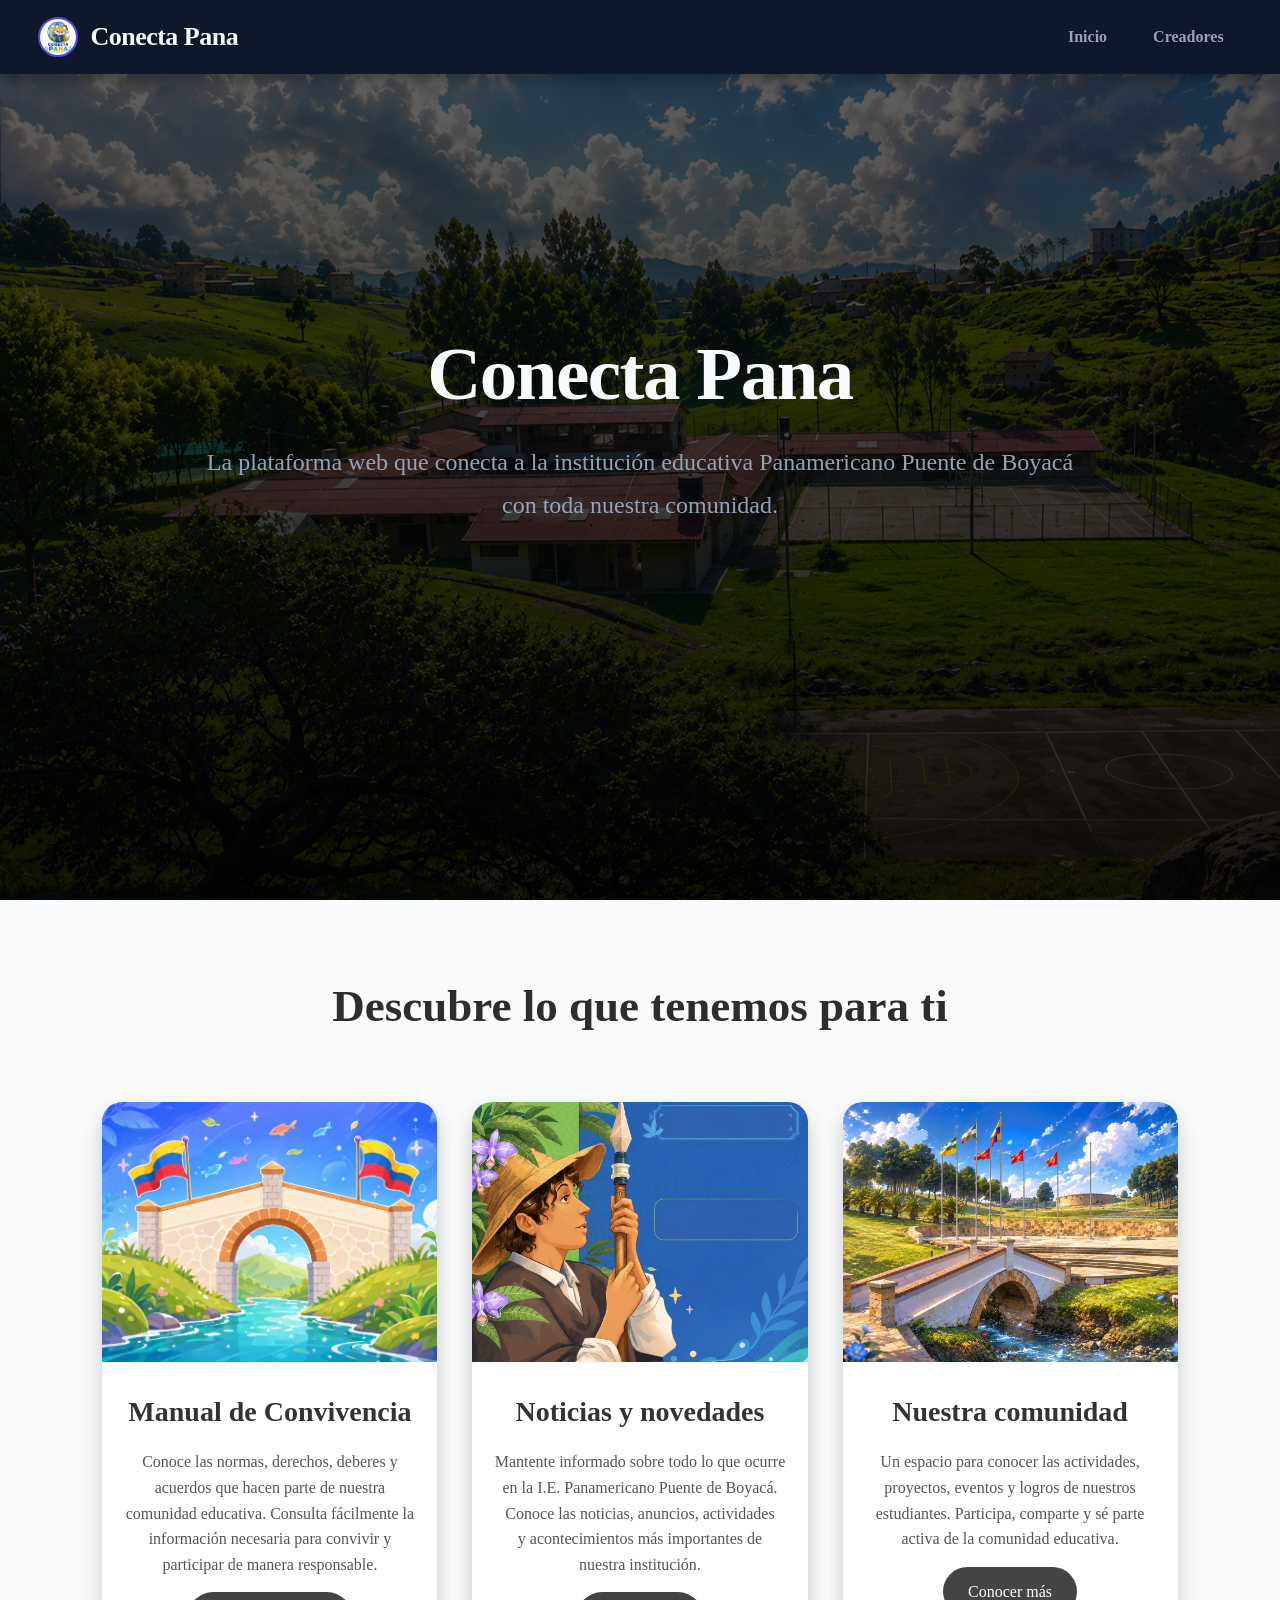
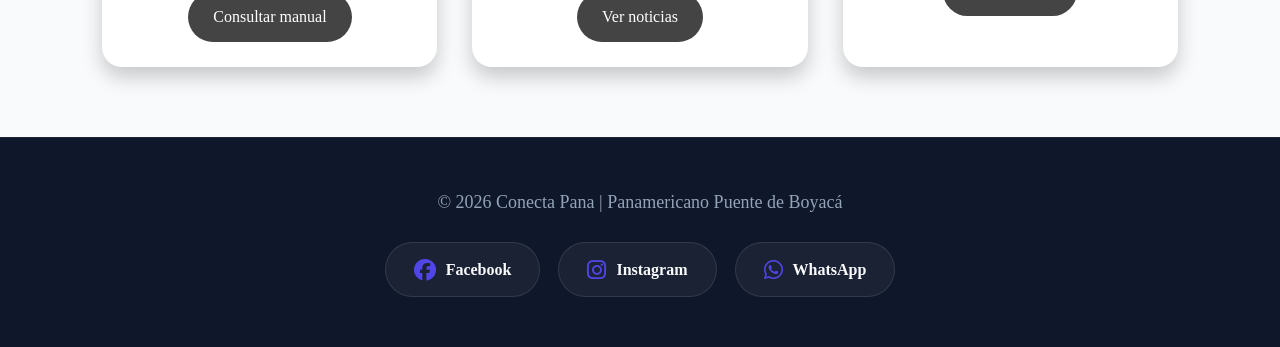
<file: index.html>
<!DOCTYPE html>
<html lang="es">

<head>
    <!-- Configuración de caracteres para soportar tildes y la letra 'ñ' -->
    <meta charset="UTF-8">

    <!-- Hace que la página sea "responsive" (se adapte a pantallas de celulares) -->
    <meta name="viewport" content="width=device-width, initial-scale=1.0">

    <!-- El título que aparece en la pestaña del navegador -->
    <title>Conecta Pana - Panamericano Puente de Boyacá</title>

    <!-- FUENTES DE GOOGLE FONTS -->
    <link rel="preconnect" href="https://fonts.googleapis.com">
    <link rel="preconnect" href="https://fonts.gstatic.com" crossorigin>
    <link href="https://fonts.googleapis.com/css2?family=Outfit:wght@400;500;600;700;800;900&family=Plus+Jakarta+Sans:wght@300;400;500;600;700;800&family=Poppins:ital,wght@0,300;0,400;0,500;0,600;0,700;0,800;1,400&family=Space+Grotesk:wght@500;600;700&display=swap" rel="stylesheet">

    <link rel="stylesheet" href="estilo25.css">

    <!-- ICONOS -->
    <link rel="stylesheet"
          href="https://cdnjs.cloudflare.com/ajax/libs/font-awesome/6.5.1/css/all.min.css">

</head>


<body>

<!-- =========================================
     1. ENCABEZADO (HEADER)
     Esta sección contiene el logotipo y el menú
     de navegación para ir a otras páginas.
========================================= -->

<header>

    <div class="logo">
        <img src="img/icono.jpg" alt="Conecta Pana">
        <span>Conecta Pana</span>
    </div>


    <nav>
        <a href="index.html">
            Inicio
        </a>

        <a href="creadores.html">
            Creadores
        </a>

    </nav>

</header>



<!-- =========================================
     2. SECCIÓN PRINCIPAL (HERO)
     Es la primera vista de la página web.
     Suele tener un título grande y un mensaje de impacto.
========================================= -->

<section class="hero">

    <div class="contenido-hero">

        <h1>
            Conecta Pana
        </h1>

        <p>
            La plataforma web que conecta a la institución educativa Panamericano Puente de Boyacá con toda nuestra comunidad.
        </p>

    </div>

</section>


<!-- =========================================
     PRODUCTOS DESTACADOS
========================================= -->

<section class="productos">

    <h2>
        Descubre lo que tenemos para ti 
    </h2>


    <div class="contenedor-productos">


        <!-- PRODUCTO 1 -->

        <div class="card">

            <img src="img/manual.jpg"
                 alt="yogurt Natural">


            <h3>
                Manual de Convivencia
            </h3>


            <p>
                Conoce las normas, derechos, deberes y acuerdos que hacen parte de nuestra comunidad educativa. Consulta fácilmente la información necesaria para convivir y participar de manera responsable.
            </p>


           


            <a href="https://conectapana26.github.io/index.html#accesos"
               class="btn-card">

                Consultar manual

            </a>

        </div>



        <!-- PRODUCTO 2 -->

        <div class="card">

            <img src="img/noticias.jpg"
                 alt="Queso">


            <h3>
                Noticias y novedades
            </h3>


            <p>
               Mantente informado sobre todo lo que ocurre en la I.E. Panamericano Puente de Boyacá. Conoce las noticias, anuncios, actividades y acontecimientos más importantes de nuestra institución.
            </p>



            <a href="https://conectapana26.github.io/#noticias"
               class="btn-card">

                Ver noticias

            </a>

        </div>



        <!-- PRODUCTO 3 -->

        <div class="card">

            <img src="img/nuestra.jpg"
                 alt=" Arequipe ">


            <h3>
                Nuestra comunidad
            </h3>


            <p>
            Un espacio para conocer las actividades, proyectos, eventos y logros de nuestros estudiantes. Participa, comparte y sé parte activa de la comunidad educativa.
                
            </p>


           


            <a href="https://conectapana26.github.io/index.html#comunidad"
               class="btn-card">

                Conocer más

            </a>

        </div>


    </div>

</section>




<!-- =========================================
     4. PIE DE PÁGINA (FOOTER)
     Ubicado al final de la página. Contiene
     derechos de autor y enlaces a redes sociales.
========================================= -->

<footer>

    <p>
        © 2026 Conecta Pana |
        Panamericano Puente de Boyacá
    </p>


    <div class="redes">

        <a href="https://www.facebook.com/share/1NgxejmwJp/" target="_blank" aria-label="Facebook">
            <i class="fab fa-facebook"></i> Facebook
        </a>

        <a href="https://www.instagram.com/conectapana?igsh=YWF6MXB4YnZzZ2s3" target="_blank" aria-label="Instagram">
            <i class="fab fa-instagram"></i> Instagram
        </a>

        <a href="https://wa.me/qr/GBB5B2DM4W4XM1" target="_blank" aria-label="WhatsApp">
            <i class="fab fa-whatsapp"></i> WhatsApp
        </a>

    </div>

</footer>


</body>

</html>
</file>
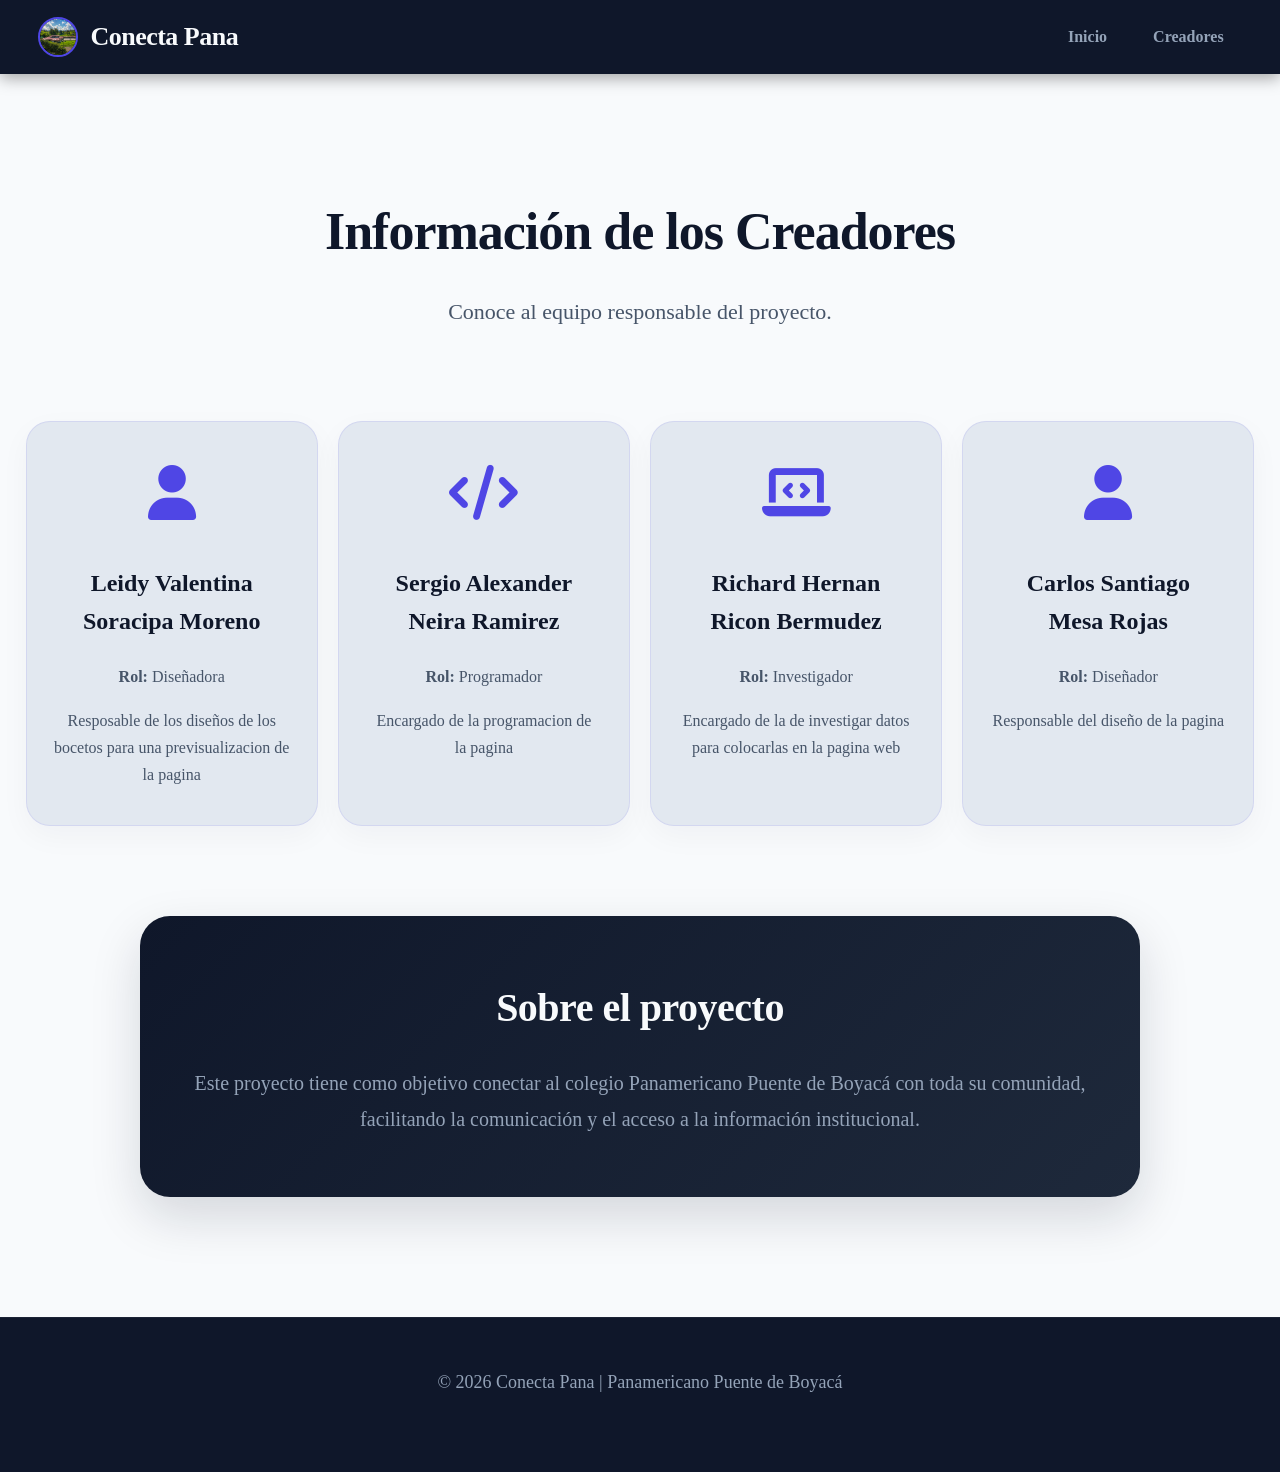
<file: creadores.html>
<!DOCTYPE html>
<html lang="es">

<head>

    <meta charset="UTF-8">

    <meta name="viewport"
          content="width=device-width, initial-scale=1.0">

    <title>
        Creadores | Conecta Pana
    </title>

    <!-- FUENTES DE GOOGLE FONTS -->
    <link rel="preconnect" href="https://fonts.googleapis.com">
    <link rel="preconnect" href="https://fonts.gstatic.com" crossorigin>
    <link href="https://fonts.googleapis.com/css2?family=Outfit:wght@400;500;600;700;800;900&family=Plus+Jakarta+Sans:wght@300;400;500;600;700;800&family=Poppins:ital,wght@0,300;0,400;0,500;0,600;0,700;0,800;1,400&family=Space+Grotesk:wght@500;600;700&display=swap" rel="stylesheet">

    <link rel="stylesheet"
          href="estilo25.css">

    <link rel="stylesheet"
          href="https://cdnjs.cloudflare.com/ajax/libs/font-awesome/6.5.1/css/all.min.css">

</head>


<body>


<!-- HEADER -->

<header>

    <div class="logo">
        <img src="img/portada.png" alt="Conecta Pana">
        <span>Conecta Pana</span>
    </div>


    <nav>
        <a href="index.html">
            Inicio
        </a>

        <a href="creadores.html">
            Creadores
        </a>

    </nav>

</header>



<main class="pagina">


    <!-- TITULO -->

    <section class="encabezado-pagina">

        <h1>
            Información de los Creadores
        </h1>

        <p>
            Conoce al equipo responsable
            del proyecto.
        </p>

    </section>



    <!-- CREADORES -->

    <section class="creadores">


        <!-- ESTUDIANTE 1 -->

        <div class="creador">


            <div class="icono-creador">

                <i class="fas fa-user"></i>

            </div>


            <h2>
                Leidy Valentina Soracipa Moreno
            </h2>


            <p>

                <strong>
                    Rol:
                </strong>

                Diseñadora

            </p>


            <p>

                Resposable de los diseños de los bocetos para una previsualizacion de la pagina 

            </p>


        </div>



        <!-- ESTUDIANTE 2 -->

        <div class="creador">


            <div class="icono-creador">

                <i class="fas fa-code"></i>

            </div>


            <h2>
                Sergio Alexander Neira Ramirez
            </h2>


            <p>

                <strong>
                    Rol:
                </strong>

                Programador 

            </p>


            <p>

                Encargado de la programacion de la pagina 

            </p>


        </div>



        <!-- ESTUDIANTE 3 -->

        <div class="creador">


            <div class="icono-creador">

                <i class="fas fa-laptop-code"></i>

            </div>


            <h2>
                Richard Hernan Ricon Bermudez
            </h2>


            <p>

                <strong>
                    Rol:
                </strong>

                Investigador

            </p>


            <p>

                Encargado de la de investigar datos para colocarlas en la pagina web 

            </p>


        </div>
        
        <!-- ESTUDIANTE 4 -->

        <div class="creador">


            <div class="icono-creador">

                <i class="fas fa-user"></i>

            </div>


            <h2>
                Carlos Santiago Mesa Rojas 
            </h2>


            <p>

                <strong>
                    Rol:
                </strong>

                Diseñador 

            </p>


            <p>

                Responsable del diseño de la pagina 

            </p>


        </div>


    </section>



    <!-- INFORMACION -->

    <section class="proyecto-info">


        <h2>
            Sobre el proyecto
        </h2>


        <p>

            Este proyecto tiene como objetivo
            conectar al colegio Panamericano Puente de Boyacá
            con toda su comunidad, facilitando la comunicación
            y el acceso a la información institucional.
        </p>


    </section>


</main>



<!-- FOOTER -->

<footer>

    <p>
        © 2026 Conecta Pana |
        Panamericano Puente de Boyacá
    </p>

</footer>


</body>

</html>
</file>
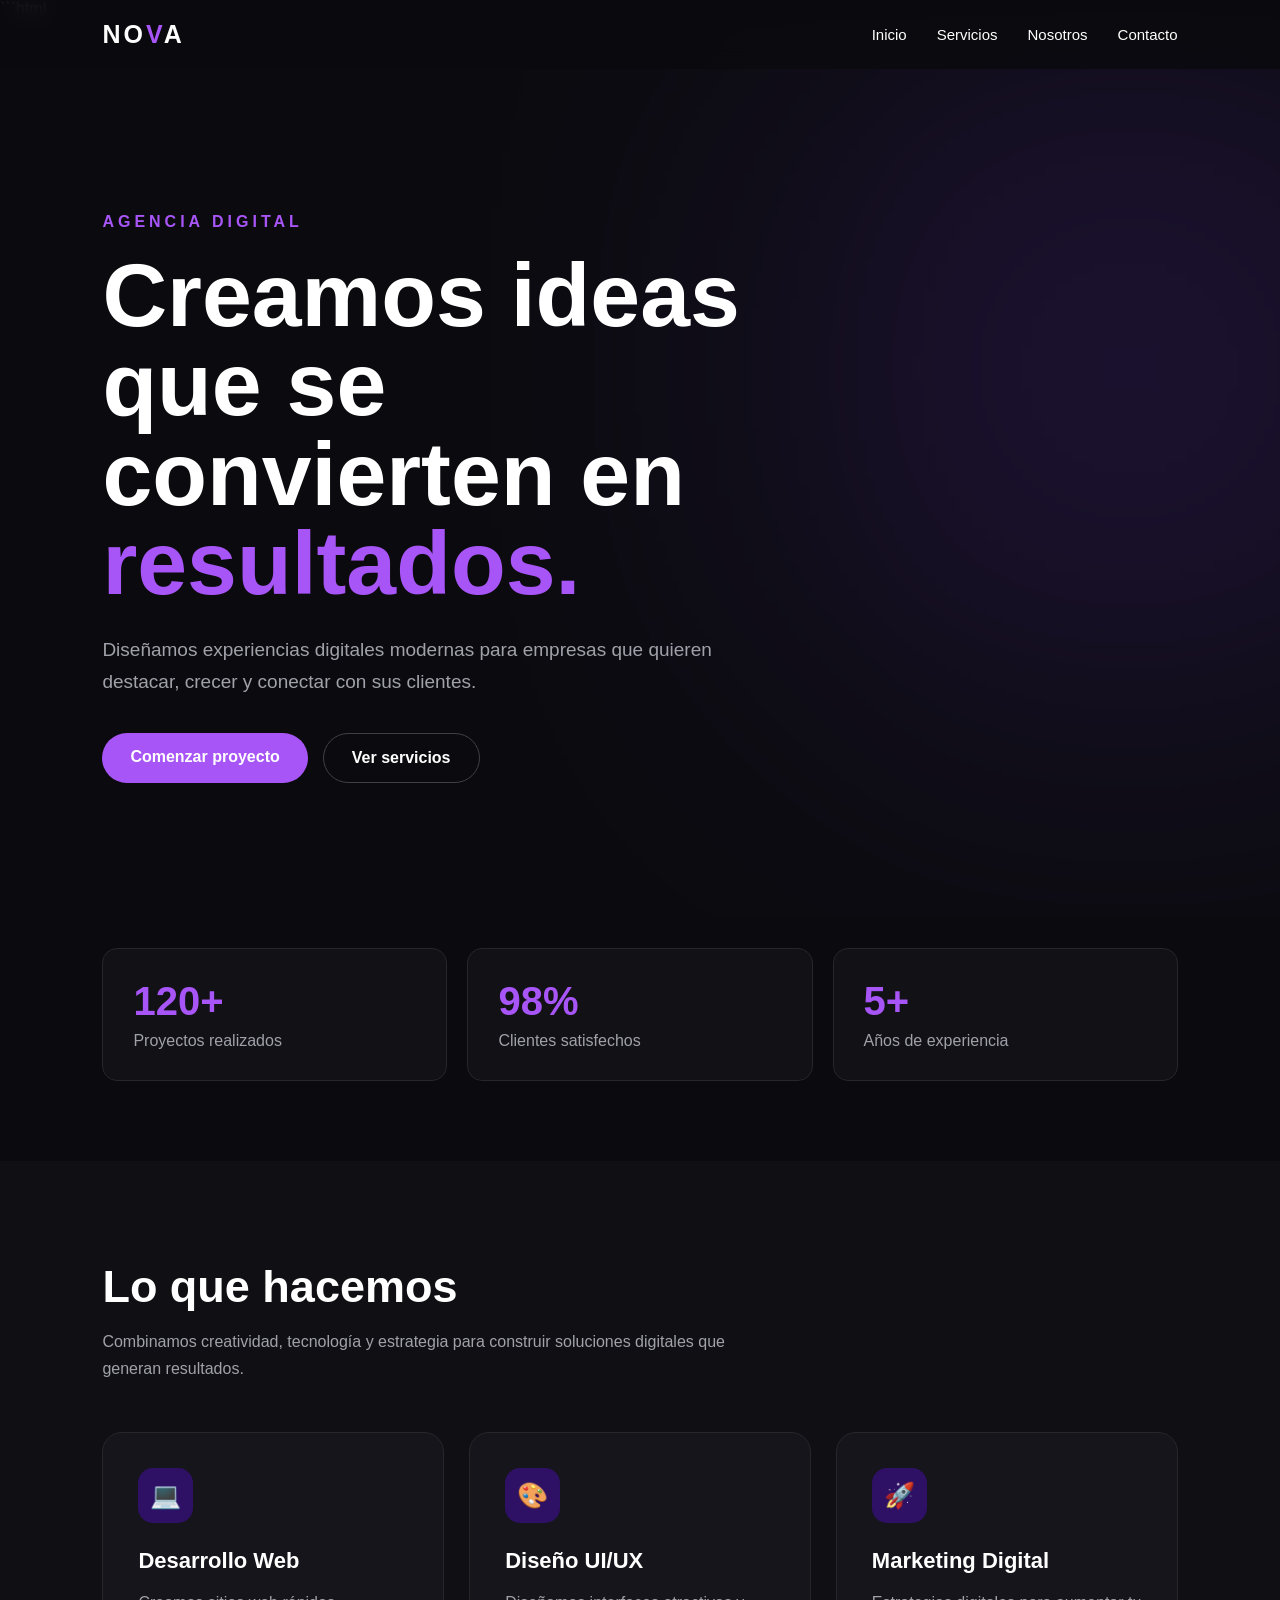
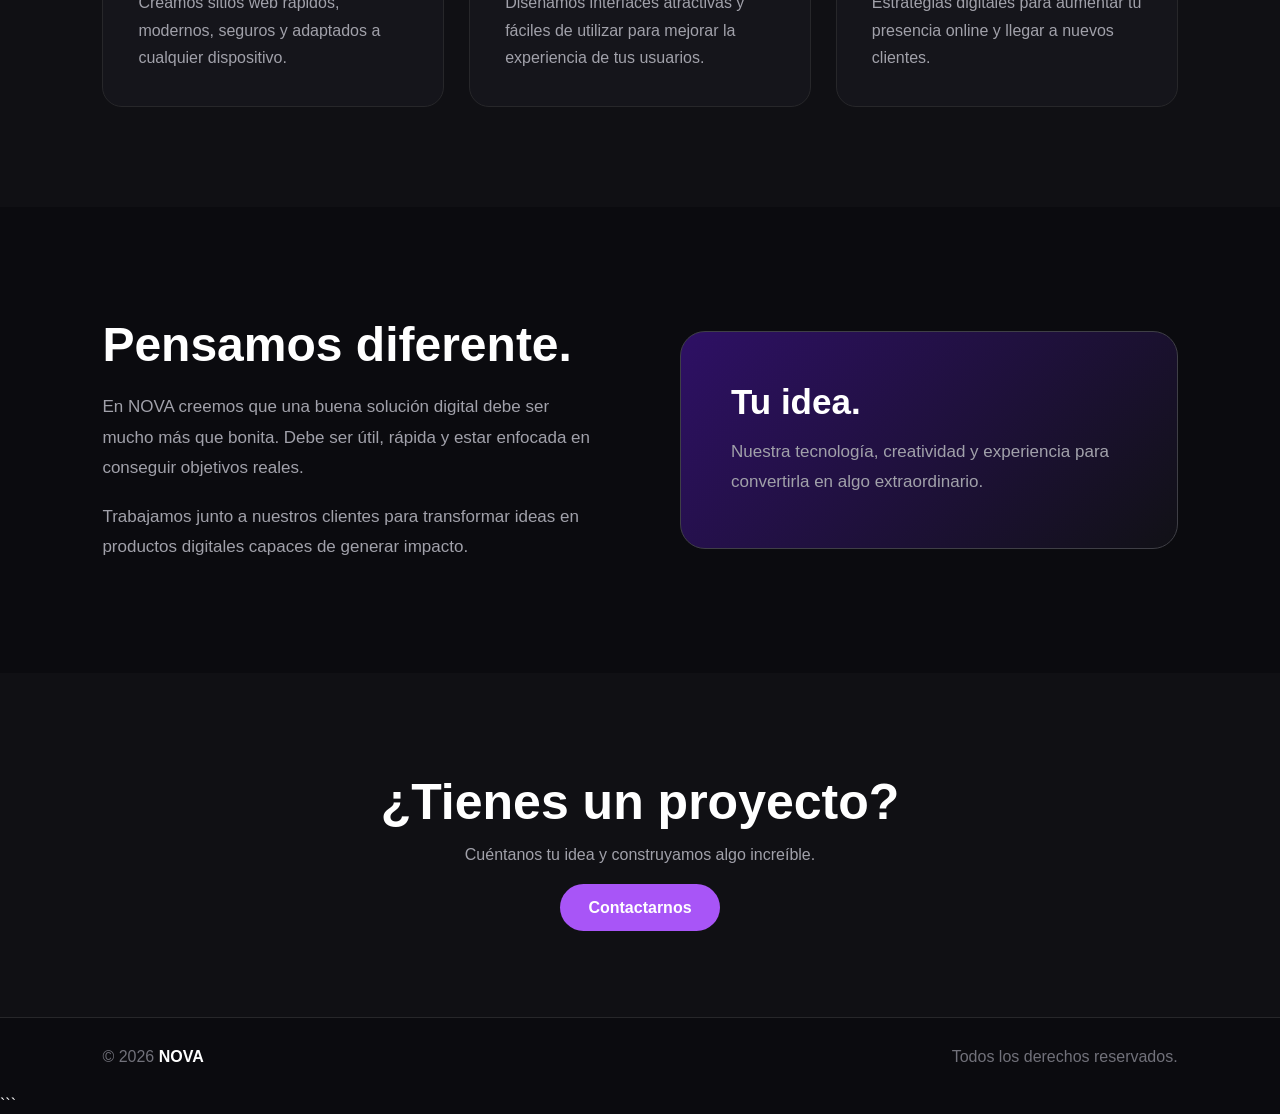
<file: Manual de Convivencia.html>
```html
<!DOCTYPE html>
<html lang="es">
<head>
    <meta charset="UTF-8">
    <meta name="viewport" content="width=device-width, initial-scale=1.0">

    <title>NOVA - Soluciones Digitales</title>

    <style>
        * {
            margin: 0;
            padding: 0;
            box-sizing: border-box;
        }

        body {
            font-family: Arial, Helvetica, sans-serif;
            background: #0b0b0f;
            color: #ffffff;
        }

        html {
            scroll-behavior: smooth;
        }

        /* NAVBAR */

        nav {
            position: fixed;
            top: 0;
            width: 100%;
            padding: 20px 8%;
            display: flex;
            justify-content: space-between;
            align-items: center;
            background: rgba(11, 11, 15, 0.9);
            backdrop-filter: blur(10px);
            z-index: 1000;
        }

        .logo {
            font-size: 25px;
            font-weight: bold;
            letter-spacing: 3px;
        }

        .logo span {
            color: #a855f7;
        }

        nav ul {
            display: flex;
            list-style: none;
            gap: 30px;
        }

        nav ul li a {
            color: #ffffff;
            text-decoration: none;
            font-size: 15px;
            transition: 0.3s;
        }

        nav ul li a:hover {
            color: #a855f7;
        }

        /* HERO */

        .hero {
            min-height: 100vh;
            display: flex;
            align-items: center;
            padding: 120px 8% 60px;
            position: relative;
            overflow: hidden;
        }

        .hero::before {
            content: "";
            position: absolute;
            width: 500px;
            height: 500px;
            background: #7c3aed;
            filter: blur(180px);
            opacity: 0.25;
            right: -100px;
            top: 100px;
        }

        .hero-content {
            max-width: 750px;
            position: relative;
            z-index: 2;
        }

        .small-title {
            color: #a855f7;
            font-weight: bold;
            letter-spacing: 4px;
            margin-bottom: 20px;
        }

        .hero h1 {
            font-size: clamp(45px, 7vw, 90px);
            line-height: 1;
            margin-bottom: 25px;
        }

        .hero h1 span {
            color: #a855f7;
        }

        .hero p {
            color: #a1a1aa;
            font-size: 19px;
            line-height: 1.7;
            max-width: 650px;
            margin-bottom: 35px;
        }

        .buttons {
            display: flex;
            gap: 15px;
            flex-wrap: wrap;
        }

        .btn {
            padding: 15px 28px;
            border-radius: 50px;
            text-decoration: none;
            font-weight: bold;
            transition: 0.3s;
        }

        .primary {
            background: #a855f7;
            color: white;
        }

        .primary:hover {
            transform: translateY(-4px);
            box-shadow: 0 10px 30px rgba(168, 85, 247, 0.4);
        }

        .secondary {
            border: 1px solid #3f3f46;
            color: white;
        }

        .secondary:hover {
            border-color: #a855f7;
        }

        /* ESTADÍSTICAS */

        .stats {
            display: grid;
            grid-template-columns: repeat(3, 1fr);
            gap: 20px;
            padding: 30px 8% 80px;
        }

        .stat {
            padding: 30px;
            border: 1px solid #27272a;
            border-radius: 15px;
            background: #111116;
        }

        .stat h2 {
            font-size: 40px;
            color: #a855f7;
            margin-bottom: 8px;
        }

        .stat p {
            color: #a1a1aa;
        }

        /* SERVICIOS */

        .services {
            padding: 100px 8%;
            background: #101014;
        }

        .section-header {
            max-width: 650px;
            margin-bottom: 50px;
        }

        .section-header h2 {
            font-size: 45px;
            margin-bottom: 15px;
        }

        .section-header p {
            color: #a1a1aa;
            line-height: 1.7;
        }

        .service-grid {
            display: grid;
            grid-template-columns: repeat(3, 1fr);
            gap: 25px;
        }

        .service {
            padding: 35px;
            background: #15151b;
            border: 1px solid #27272a;
            border-radius: 20px;
            transition: 0.3s;
        }

        .service:hover {
            transform: translateY(-8px);
            border-color: #a855f7;
        }

        .service-icon {
            width: 55px;
            height: 55px;
            display: flex;
            align-items: center;
            justify-content: center;
            border-radius: 15px;
            background: #2e1065;
            font-size: 25px;
            margin-bottom: 25px;
        }

        .service h3 {
            font-size: 22px;
            margin-bottom: 15px;
        }

        .service p {
            color: #a1a1aa;
            line-height: 1.7;
        }

        /* SOBRE NOSOTROS */

        .about {
            padding: 110px 8%;
            display: grid;
            grid-template-columns: 1fr 1fr;
            gap: 80px;
            align-items: center;
        }

        .about h2 {
            font-size: 48px;
            margin-bottom: 20px;
        }

        .about p {
            color: #a1a1aa;
            line-height: 1.8;
            font-size: 17px;
        }

        .about-box {
            padding: 50px;
            border-radius: 25px;
            background: linear-gradient(
                135deg,
                #2e1065,
                #111116
            );
            border: 1px solid #3f3f46;
        }

        .about-box h3 {
            font-size: 35px;
            margin-bottom: 15px;
        }

        /* CONTACTO */

        .contact {
            padding: 100px 8%;
            background: #101014;
            text-align: center;
        }

        .contact h2 {
            font-size: 50px;
            margin-bottom: 15px;
        }

        .contact p {
            color: #a1a1aa;
            margin-bottom: 35px;
        }

        /* FOOTER */

        footer {
            padding: 30px 8%;
            display: flex;
            justify-content: space-between;
            align-items: center;
            border-top: 1px solid #27272a;
            color: #71717a;
        }

        footer strong {
            color: white;
        }

        /* RESPONSIVE */

        @media (max-width: 800px) {

            nav {
                padding: 18px 5%;
            }

            nav ul {
                gap: 12px;
            }

            nav ul li a {
                font-size: 12px;
            }

            .hero {
                padding-left: 5%;
                padding-right: 5%;
            }

            .stats,
            .service-grid,
            .about {
                grid-template-columns: 1fr;
            }

            .stats {
                padding-left: 5%;
                padding-right: 5%;
            }

            .services,
            .about,
            .contact {
                padding-left: 5%;
                padding-right: 5%;
            }

            .about {
                gap: 40px;
            }

            footer {
                flex-direction: column;
                gap: 10px;
            }
        }
    </style>
</head>

<body>

    <!-- NAVEGACIÓN -->

    <nav>
        <div class="logo">
            NO<span>V</span>A
        </div>

        <ul>
            <li><a href="#inicio">Inicio</a></li>
            <li><a href="#servicios">Servicios</a></li>
            <li><a href="#nosotros">Nosotros</a></li>
            <li><a href="#contacto">Contacto</a></li>
        </ul>
    </nav>


    <!-- HERO -->

    <section class="hero" id="inicio">

        <div class="hero-content">

            <div class="small-title">
                AGENCIA DIGITAL
            </div>

            <h1>
                Creamos ideas que se convierten en
                <span>resultados.</span>
            </h1>

            <p>
                Diseñamos experiencias digitales modernas para
                empresas que quieren destacar, crecer y conectar
                con sus clientes.
            </p>

            <div class="buttons">
                <a href="#contacto" class="btn primary">
                    Comenzar proyecto
                </a>

                <a href="#servicios" class="btn secondary">
                    Ver servicios
                </a>
            </div>

        </div>

    </section>


    <!-- ESTADÍSTICAS -->

    <section class="stats">

        <div class="stat">
            <h2>120+</h2>
            <p>Proyectos realizados</p>
        </div>

        <div class="stat">
            <h2>98%</h2>
            <p>Clientes satisfechos</p>
        </div>

        <div class="stat">
            <h2>5+</h2>
            <p>Años de experiencia</p>
        </div>

    </section>


    <!-- SERVICIOS -->

    <section class="services" id="servicios">

        <div class="section-header">

            <h2>Lo que hacemos</h2>

            <p>
                Combinamos creatividad, tecnología y estrategia
                para construir soluciones digitales que generan
                resultados.
            </p>

        </div>


        <div class="service-grid">

            <div class="service">

                <div class="service-icon">
                    💻
                </div>

                <h3>Desarrollo Web</h3>

                <p>
                    Creamos sitios web rápidos, modernos,
                    seguros y adaptados a cualquier dispositivo.
                </p>

            </div>


            <div class="service">

                <div class="service-icon">
                    🎨
                </div>

                <h3>Diseño UI/UX</h3>

                <p>
                    Diseñamos interfaces atractivas y fáciles
                    de utilizar para mejorar la experiencia
                    de tus usuarios.
                </p>

            </div>


            <div class="service">

                <div class="service-icon">
                    🚀
                </div>

                <h3>Marketing Digital</h3>

                <p>
                    Estrategias digitales para aumentar tu
                    presencia online y llegar a nuevos clientes.
                </p>

            </div>

        </div>

    </section>


    <!-- NOSOTROS -->

    <section class="about" id="nosotros">

        <div>

            <h2>
                Pensamos diferente.
            </h2>

            <p>
                En NOVA creemos que una buena solución digital
                debe ser mucho más que bonita. Debe ser útil,
                rápida y estar enfocada en conseguir objetivos
                reales.
            </p>

            <br>

            <p>
                Trabajamos junto a nuestros clientes para
                transformar ideas en productos digitales
                capaces de generar impacto.
            </p>

        </div>


        <div class="about-box">

            <h3>Tu idea.</h3>

            <p>
                Nuestra tecnología, creatividad y experiencia
                para convertirla en algo extraordinario.
            </p>

        </div>

    </section>


    <!-- CONTACTO -->

    <section class="contact" id="contacto">

        <h2>
            ¿Tienes un proyecto?
        </h2>

        <p>
            Cuéntanos tu idea y construyamos algo increíble.
        </p>

        <a href="mailto:hola@nova.com" class="btn primary">
            Contactarnos
        </a>

    </section>


    <!-- FOOTER -->

    <footer>

        <div>
            © 2026 <strong>NOVA</strong>
        </div>

        <div>
            Todos los derechos reservados.
        </div>

    </footer>

</body>
</html>
```
</file>
<file: estilo25.css>
@import url('https://fonts.googleapis.com/css2?family=Outfit:wght@400;500;600;700;800;900&family=Plus+Jakarta+Sans:wght@300;400;500;600;700;800&family=Poppins:ital,wght@0,300;0,400;0,500;0,600;0,700;0,800;1,400&family=Space+Grotesk:wght@500;600;700&display=swap');

*{
    margin:0;
    padding:0;
    box-sizing:border-box;
    font-family: 'TeXGyreSchola', serif;
}

h1, h2, h3, h4, h5, h6, .logo, .btn, th {
    font-family: 'TeXGyreSchola', serif;
}

body{
    background:#F8FAFC;
    color:#334155;
    -webkit-font-smoothing: antialiased;
    -moz-osx-font-smoothing: grayscale;
    text-rendering: optimizeLegibility;
    line-height: 1.6;
}

h1, h2, h3, h4, h5, h6 {
    text-wrap: balance;
    color: #0F172A;
}
p {
    text-wrap: pretty;
}

/* =========================================
   HEADER
========================================= */

header{
    width:100%;
    background:#0F172A;
    padding:16px 3%;
    display:flex;
    justify-content:space-between;
    align-items:center;
    position:fixed;
    top:0;
    z-index:1000;
    box-shadow:0 4px 15px rgba(0,0,0,.35);
}

.logo{
    display:flex;
    align-items:center;
    gap:12px;
    color:#F8FAFC;
    font-size:26px;
    font-weight:800;
    letter-spacing:-0.5px;
    text-decoration:none;
}

.logo img{
    width:40px;
    height:40px;
    border-radius:50%;
    object-fit:cover;
    border:2px solid #4F46E5;
}

.logo span{
    color:#F8FAFC;
    font-weight:800;
    display:inline-block;
    transition:color 0.4s ease;
}

.logo:hover span{
    color:#4F46E5;
}

nav{
    display:flex;
    align-items:center;
    gap:10px;
}

nav a{
    color:#94A3B8;
    text-decoration:none;
    padding:8px 18px;
    border-radius:25px;
    transition:0.3s ease;
    font-size:16px;
    font-weight:600;
}

nav a:hover{
    color:#F8FAFC;
    background:rgba(255,255,255,0.1);
}


/* =========================================
   HERO
========================================= */

.hero{
    width:100%;
    height:100vh;
    background:
    linear-gradient(
        rgba(0, 0, 0, 0.6),
        rgba(0, 0, 0, 0.85)
    ),
    url("img/portada.png");
    background-size:cover;
    background-position:center;
    display:flex;
    justify-content:center;
    align-items:center;
    text-align:center;
    padding:20px;
}

.contenido-hero{
    color:#F8FAFC;
    animation:aparecer 2s ease;
    max-width: 900px;
}

.contenido-hero h1{
    font-size:75px;
    font-weight:800;
    letter-spacing:-1.5px;
    line-height:1.1;
    margin-bottom:25px;
    color: #F8FAFC;
    transition:0.4s;
}

.contenido-hero h1:hover{
    color:#4F46E5;
    transform:scale(1.02);
}

.contenido-hero p{
    font-size:24px;
    font-weight:400;
    line-height:1.8;
    margin-bottom:40px;
    color:#94A3B8;
}

/* =========================================
   BOTONES
========================================= */

.botones{
    display:flex;
    justify-content:center;
    gap:20px;
    flex-wrap:wrap;
}

.btn{
    background:#4F46E5;
    color:#ffffff;
    text-decoration:none;
    padding:16px 40px;
    border-radius:40px;
    transition:0.4s;
    font-weight:bold;
    font-size: 18px;
    border:2px solid #4F46E5;
    box-shadow: 0 4px 15px rgba(79, 70, 229, 0.3);
}

.btn:hover{
    background:transparent;
    color:#4F46E5;
    transform:translateY(-3px);
    box-shadow: 0 8px 25px rgba(79, 70, 229, 0.4);
}


/* =========================================
   PAGINAS
========================================= */

.pagina{
    padding-top:120px;
    min-height:100vh;
}

.encabezado-pagina{
    text-align:center;
    padding:70px 5% 40px;
}

.encabezado-pagina h1{
    font-size:52px;
    font-weight:800;
    margin-bottom:20px;
    color:#0F172A;
    letter-spacing: -1px;
}

.encabezado-pagina p{
    font-size:22px;
    color:#475569;
    max-width:900px;
    margin:0 auto;
    line-height:1.7;
}

/* =========================================
   PRODUCTOS
========================================= */

.productos{

    padding:70px 8%;

    text-align:center;

}


.productos h2{

    font-size:45px;

    margin-bottom:60px;

    color:#2d2d2d;

}


.contenedor-productos{

    display:grid;

    grid-template-columns:
        repeat(
            auto-fit,
            minmax(280px,1fr)
        );

    gap:35px;

}


.card{

    background:white;

    border-radius:20px;

    overflow:hidden;

    box-shadow:
        0 10px 20px rgba(0,0,0,.2);

    transition:0.4s;

}


.card:hover{

    transform:translateY(-10px);

}


.card img{

    width:100%;

    height:260px;

    object-fit:cover;

}


.card h3{

    margin:20px 0 15px;

    font-size:28px;

    color:#333;

}


.card p{

    padding:0 20px;

    margin-bottom:15px;

    color:#555;

}


.precio{

    display:block;

    font-size:20px;

    color:#444;

    margin-bottom:20px;

}


.btn-card{

    display:inline-block;

    background:#444;

    color:white;

    text-decoration:none;

    padding:12px 25px;

    margin-bottom:25px;

    border-radius:30px;

    transition:0.4s;

}


.btn-card:hover{

    background:#8c8c8c;

    color:#111;

}

/* =========================================
   SERVICIOS
========================================= */

.servicios{
    display:grid;
    grid-template-columns: repeat(auto-fit, minmax(320px, 1fr));
    gap:45px;
    padding:10px 5% 100px;
    max-width: 1400px;
    margin: 0 auto;
}

.servicio-card{
    background-color: #E2E8F0;
    text-align:center;
    padding:50px 40px;
    border-radius:24px;
    box-shadow: 0 10px 30px rgba(15, 23, 42, 0.04), inset 0 0 0 1px rgba(79, 70, 229, 0.1);
    transition: all 0.5s cubic-bezier(0.175, 0.885, 0.32, 1.275);
    position: relative;
    overflow: hidden;
    display: flex;
    flex-direction: column;
    align-items: center;
    justify-content: center;
    height: 100%;
}

.servicio-card::before {
    content: '';
    position: absolute;
    top: 0; left: 0; right: 0;
    height: 6px;
    background: linear-gradient(90deg, #4F46E5, #06B6D4);
    transform: scaleX(0);
    transform-origin: left;
    transition: transform 0.5s ease;
}

.servicio-card:hover{
    background-color: #ffffff;
    transform:translateY(-15px);
    box-shadow: 0 20px 40px rgba(15, 23, 42, 0.12), inset 0 0 0 1px rgba(79, 70, 229, 0.3);
}

.servicio-card:hover::before {
    transform: scaleX(1);
}

.icono-servicio-wrapper {
    width: 90px;
    height: 90px;
    background: #EEF2FF;
    border-radius: 50%;
    display: flex;
    align-items: center;
    justify-content: center;
    margin-bottom: 30px;
    transition: all 0.5s ease;
}

.icono-servicio{
    font-size:40px;
    color:#4F46E5;
    transition: all 0.5s cubic-bezier(0.175, 0.885, 0.32, 1.275);
}

.servicio-card:hover .icono-servicio-wrapper {
    background: #4F46E5;
    transform: scale(1.1) rotate(10deg);
    box-shadow: 0 10px 25px rgba(79, 70, 229, 0.3);
}

.servicio-card:hover .icono-servicio{
    color: #ffffff;
}

.servicio-card h3{
    margin-bottom:18px;
    color:#0F172A;
    font-size: 26px;
    font-weight: 800;
}

.servicio-card p{
    color:#475569;
    line-height: 1.7;
    font-size: 17px;
}


/* =========================================
   CREADORES
========================================= */

.creadores{
    display:grid;
    grid-template-columns: repeat(4, 1fr);
    gap:20px;
    padding:50px 2%;
    max-width: 1400px;
    margin: 0 auto;
}

.creador{
    background-color: #E2E8F0;
    text-align:center;
    padding:30px 20px;
    border-radius:24px;
    box-shadow: 0 10px 30px rgba(15, 23, 42, 0.04), inset 0 0 0 1px rgba(79, 70, 229, 0.1);
    transition: all 0.4s ease;
    display: flex;
    flex-direction: column;
    justify-content: flex-start;
    height: 100%;
}

.creador:hover{
    background-color: #ffffff;
    transform:translateY(-12px);
    box-shadow: 0 20px 40px rgba(15, 23, 42, 0.12), inset 0 0 0 1px rgba(79, 70, 229, 0.3);
}

.icono-creador{
    font-size:55px;
    color:#4F46E5;
    margin-bottom:25px;
    transition: all 0.4s ease;
}

.creador:hover .icono-creador{
    transform: scale(1.1);
}

.creador h2{
    margin-bottom:15px;
    color:#0F172A;
    font-size: 24px;
}

.creador p{
    color:#475569;
    line-height: 1.7;
    margin:8px 0;
}

.proyecto-info{
    max-width:1000px;
    margin:40px auto 120px;
    background: linear-gradient(135deg, #0F172A, #1E293B);
    padding:60px 40px;
    border-radius:30px;
    text-align:center;
    box-shadow: 0 20px 50px rgba(15, 23, 42, 0.15);
}

.proyecto-info h2{
    font-size:40px;
    margin-bottom:25px;
    color:#F8FAFC;
    letter-spacing: -0.5px;
}

.proyecto-info p{
    color:#94A3B8;
    line-height:1.8;
    font-size: 20px;
}

/* =========================================
   FOOTER
========================================= */

footer{
    background:#0F172A;
    color:#F8FAFC;
    text-align:center;
    padding:50px 3%;
    border-top: 1px solid rgba(255,255,255,0.05);
}

footer p{
    color: #94A3B8;
    font-size: 18px;
    margin-bottom: 25px;
}

.redes{
    display:flex;
    justify-content:center;
    gap:18px;
}

.redes a{
    padding:14px 28px;
    border-radius:30px;
    display:flex;
    align-items:center;
    justify-content:center;
    gap:10px;
    background:rgba(255,255,255,0.05);
    color:#F8FAFC;
    text-decoration:none;
    border:1px solid rgba(255,255,255,0.1);
    transition:0.4s;
    font-weight:600;
    font-size: 16px;
}

.redes i{
    font-size:22px;
    transition:0.4s;
    color: #4F46E5;
}

.redes a:hover{
    background:#4F46E5;
    color:#ffffff;
    border-color: #4F46E5;
    transform:translateY(-5px);
    box-shadow: 0 10px 20px rgba(79, 70, 229, 0.3);
}

.redes a:hover i{
    color: #ffffff;
}


/* =========================================
   ANIMACION
========================================= */

@keyframes aparecer{

    from{

        opacity:0;

        transform:translateY(30px);

    }

    to{

        opacity:1;

        transform:translateY(0);

    }

}


/* =========================================
   RESPONSIVE
========================================= */

@media(max-width:768px){

    header{

        flex-direction:column;

    }


    nav{

        margin-top:15px;

    }


    nav a{

        display:inline-block;

        margin:5px 8px;

    }


    .contenido-hero h1{

        font-size:40px;

    }


    .contenido-hero p{

        font-size:18px;

    }


    .encabezado-pagina h1{

        font-size:38px;

    }

}
</file>
